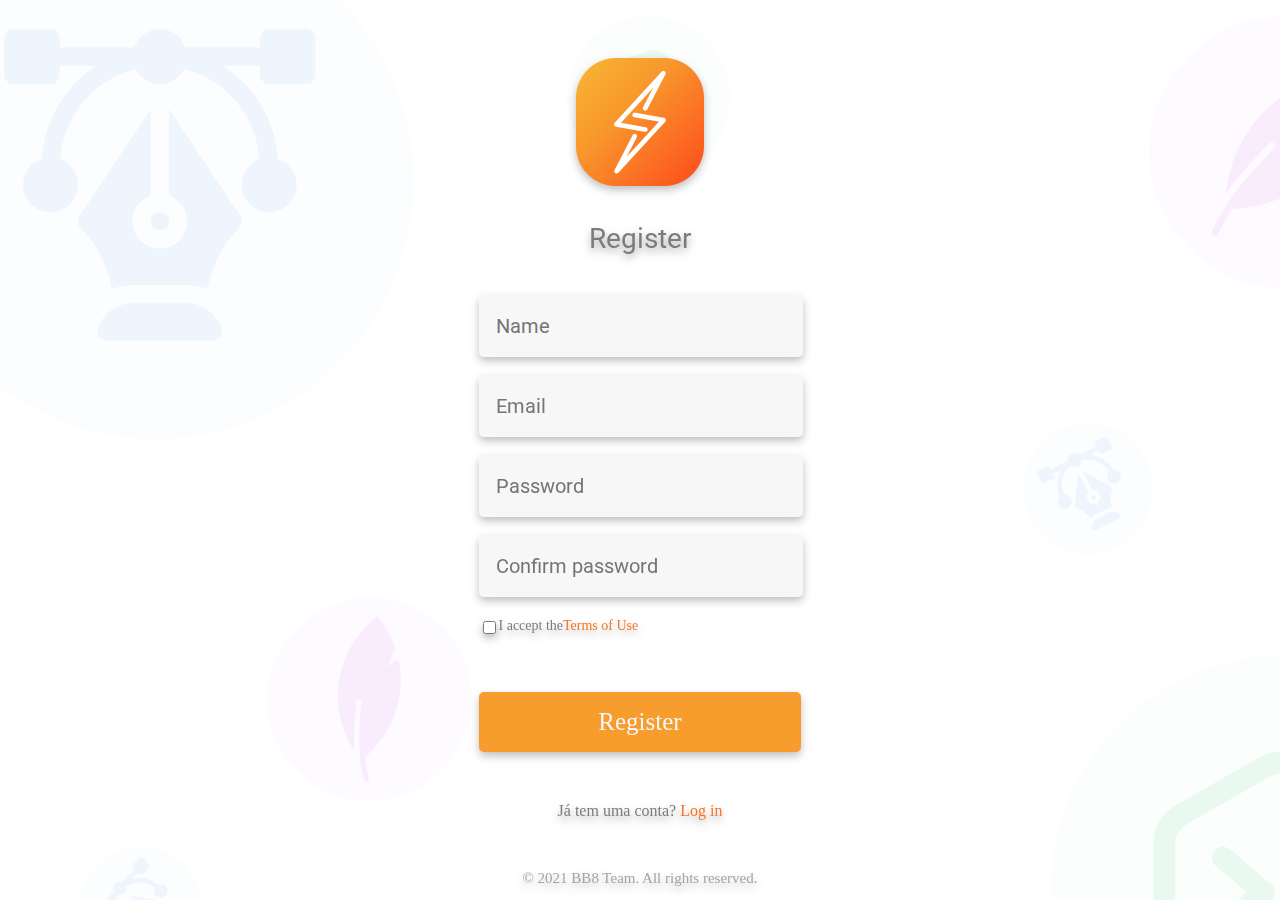
<file: index.html>
<!DOCTYPE html>
<html lang="pt-br">
<head>
    <meta charset="UTF-8">
    <title>BB8 Team Register
    </title>
    <link rel="stylesheet" href="index.css"> 
    <link rel="shortcut icon" type="imagex/png" href="/imagens/Logofavicon.png">
    <meta name="viewport" content="width=device-width, initial-scale=1.0">
    <meta name="decription" content="Maior comunidade de jogos onlline">
</head>
<body>
    <div class="home">
        <div>
            <img class="logo" src="imagens/Logo.png" alt="logo">
        </div>
        <h1 class="h1">Register</h1>
        <form class="formulario"> 
            <input  required="required" type="text" placeholder="   Name"  id="nome">
            <input  required="required" type="email" placeholder="   Email" id="email">
            <input  required="required" type="password" placeholder="   Password" id="senha">
            <input  required="required" type="password" placeholder="   Confirm password" id="senha">
        </form>
        <div class="termos"><p class="checkbox  "><input type="checkbox" required="required">I accept the <a href="" class="terms"> Terms of Use</a></p></div>
        <a href="#"  class="register" ><button >Register</button></a>    
        
        <p class="login">Já tem uma conta? <a href="loginpage.html" class="log">Log in</a></p>
    
    <div class="footer">© 2021 BB8 Team. All rights reserved.
    </div>
    </div>
</body>
</html> 
<a href="" > </a>
</file>
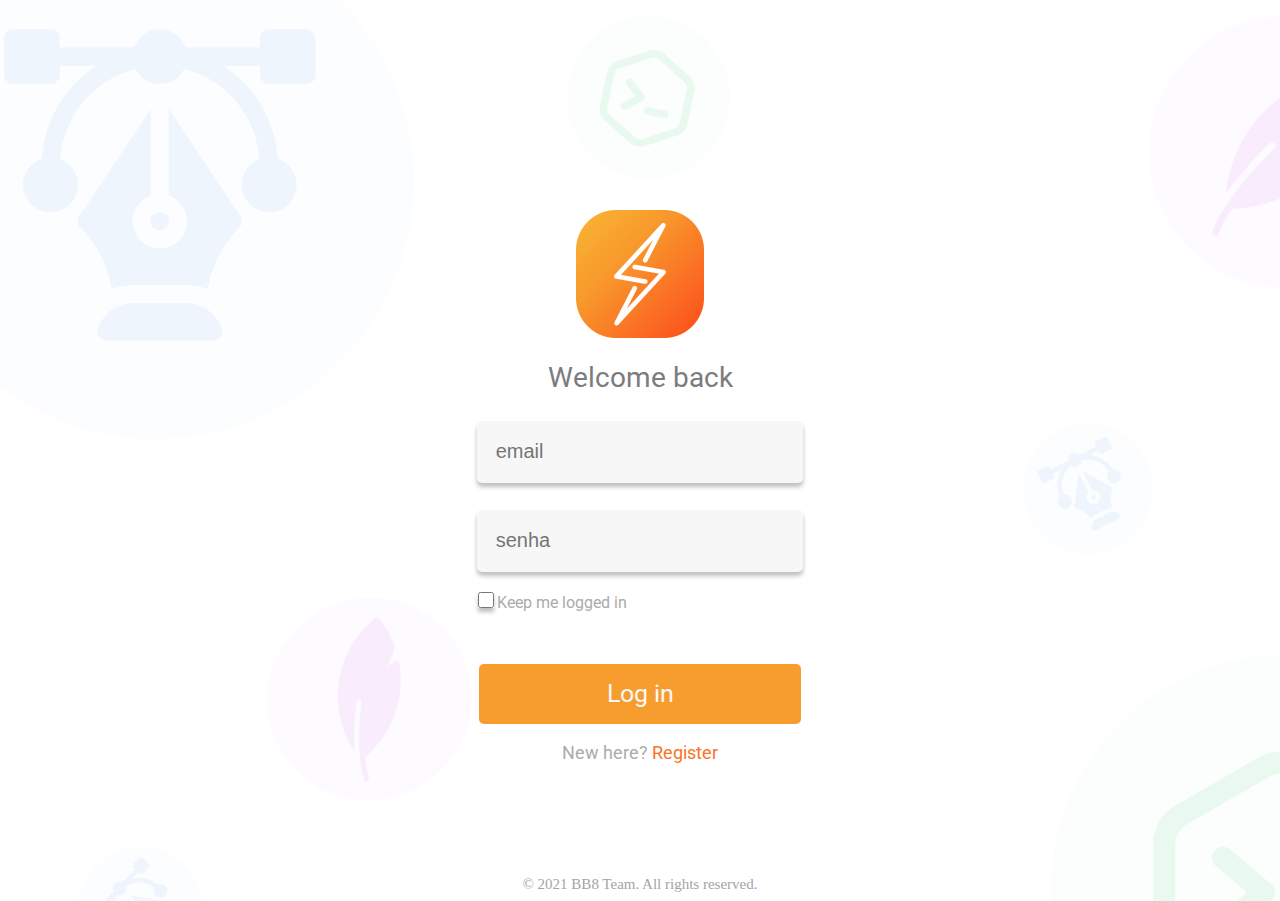
<file: loginpage.html>
<!DOCTYPE html>
<html lang="pt-br">
<head>
    <meta charset="UTF-8">
    <meta name="viewport" content="width=device-width, initial-scale=1.0">
    <title>BB8 Team Login 
    </title>
    <link rel="stylesheet" href="loginpage.css"> 
    <link rel="shortcut icon" type="imagens/png" href="/imagens/Logofavicon.png">
    <meta name="viewport" content="width=device-width, initial-scale=1.0">
    <meta name="decription" content="Maior comunidade de jogos onlline">
    
</head>
<body>
    <div class="home">
        <img src="imagens/Logo.png" alt="logo-bb8team">
        <h1>Welcome back</h1>
            <form class="formulario">
            <input  required="required" class="caixa" type="email" placeholder="   email" id="email">
            <input  required="required" class="caixa" type="password" placeholder="   senha" id="password">
            <input  required="required" class="checkbox" type="checkbox" name="checkbox" id="checkbox"><span>Keep me logged in</span>
            </form>
        <button>Log in</button>
        <p class="register">New here? <a href="https://eufelipelucio.github.io/BBB-TEAM/">Register</a></p>
    </div>
    <footer>© 2021 BB8 Team. All rights reserved.
    </footer>
    
</body>
</html>
</file>
<file: index.css>
@import url(https://fonts.googleapis.com/css2?family=Nunito+Sans);
@import url(https://fonts.googleapis.com/css2?family=Roboto);




body {
    display: flex;
    justify-content: center;
    background-image: url(imagens/background.png);
    background-repeat: no-repeat, repeat;
}
.home {
    display:flexbox;
    margin-top: 50px;
    width: 323px;
    height: 745px;
    filter: drop-shadow(0px 4px 4px rgba(0, 0, 0, 0.25));
    text-align: center;
    color: white;
}

.logo {  
    width: 128px;
    height: 128px;
    
}
.h1 {
    color: #7C7C7C;
    font-family: 'Roboto';
    font-weight: normal;
    font-size: 28px;
    margin-top:32px;
    margin-bottom: 40px;
    filter: drop-shadow(0px 4px 4px rgba(0, 0, 0, 0.10));

}

.checkbox {
    display: flex;
    font-size: 14px;
    font-family: 'Nunito';
    color:#7C7C7C;
    margin-top: 21px;
    
}

.formulario input {
    display: flex;
    align-items: center;
    font-family: 'roboto';
    width: 320px;
    height: 60px;
    margin-top: 18px;
    border-radius: 5px;
    border:none;
    background-color: #F7F7F7;
    font-size: 20px;
    color:#646464; 
}
.termos{
    font-family: "Nunito";
    font-weight: normal;
    filter: drop-shadow(0px 2px 2px rgba(0, 0, 0, 0.05));
    
}


.terms , .log {
    color: #F97423;
    text-decoration: none;
    
    
}
a.register button{
    margin-top: 41px;
    color: #F7F7F7;
    background: #F79D2D;
    width: 322px;
    height: 60px;
    border-radius: 5px;
    border-style:hidden;
    font-size: 25px;
    font-family: 'Nunito';
       
}
.footer{
    display:flexbox;
    margin-top: 50px;
    margin-bottom: 20px;
    text-align: center;
    color:#A4A4A4;
    font-size: 15px;
    font-family: 'Nunito','Sans-serif';
}
.login {
    display: flexbox;
    font-size: 16px;
    font-family: 'Nunito';
    color:#7C7C7C;
    margin-top: 50px;
    text-align: center;
    align-items: center;
    filter: drop-shadow(0px 4px 4px rgba(0, 0, 0, 0.10));
}
a.register button:hover{
    cursor:pointer;
}
</file>
<file: loginpage.css>
@import url(https://fonts.googleapis.com/css2?family=Nunito+Sans);
@import url(https://fonts.googleapis.com/css2?family=Roboto);


body{
    background-image:url(imagens/background.png);
    background-repeat: no-repeat, repeat;
}
img{
    width: 128px;
    height: 128px;
}
.home{
    display: flexbox;
    text-align: center;
    margin-top: 210px;


}
h1{
    font-size: 28px;
    font-family: 'Roboto','Sans-serif';
    font-style: normal;
    font-weight: normal;
    color:#7C7C7C;
}
.formulario .caixa{
    display: flex;
    margin: auto;
    width: 322px;
    height: 60px;
    background-color: #F7F7F7;
    color:#646464;
    border-radius: 5px;
    margin-top: 27px;
    border: none;
    box-shadow:  0px 4px 4px rgba(0, 0, 0, 0.25);
    font-size: 20px;
    font-weight: normal;
    font-style: normal;
}        
.checkbox{
    margin-top: 20px;
    margin-bottom: 15px;
    display: flexbox;
    width: 16px;
    height: 16px;
    box-shadow:  0px 4px 4px rgba(0, 0, 0, 0.25);

}   
span{
    margin-right: 180px;
    font-family:'Roboto' ;
    color: #ABABAB;
    font-weight: normal;
}
button{
    margin-top: 41px;
    color: #F7F7F7;
    background: #F79D2D;
    width: 322px;
    height: 60px;
    border-radius: 5px;
    border-style:hidden;
    font-size: 25px;
    font-family: 'Roboto';
    font-style: normal;
}
.register{
    color:#ABABAB;
    font-family: 'Roboto', 'Sans-serif';
    font-style: normal;
    font-weight: normal;
    font-size: 18px;
}
.register a{
    color:#F97423;
    text-decoration: none;
}
footer{
    font-family: 'Nunito','Sans-serf';
    font-size: 15px;
    text-align: center;
    color: #A4A4A4;
    margin-top:113px;
}
button:hover{
    cursor: pointer;
}
</file>
